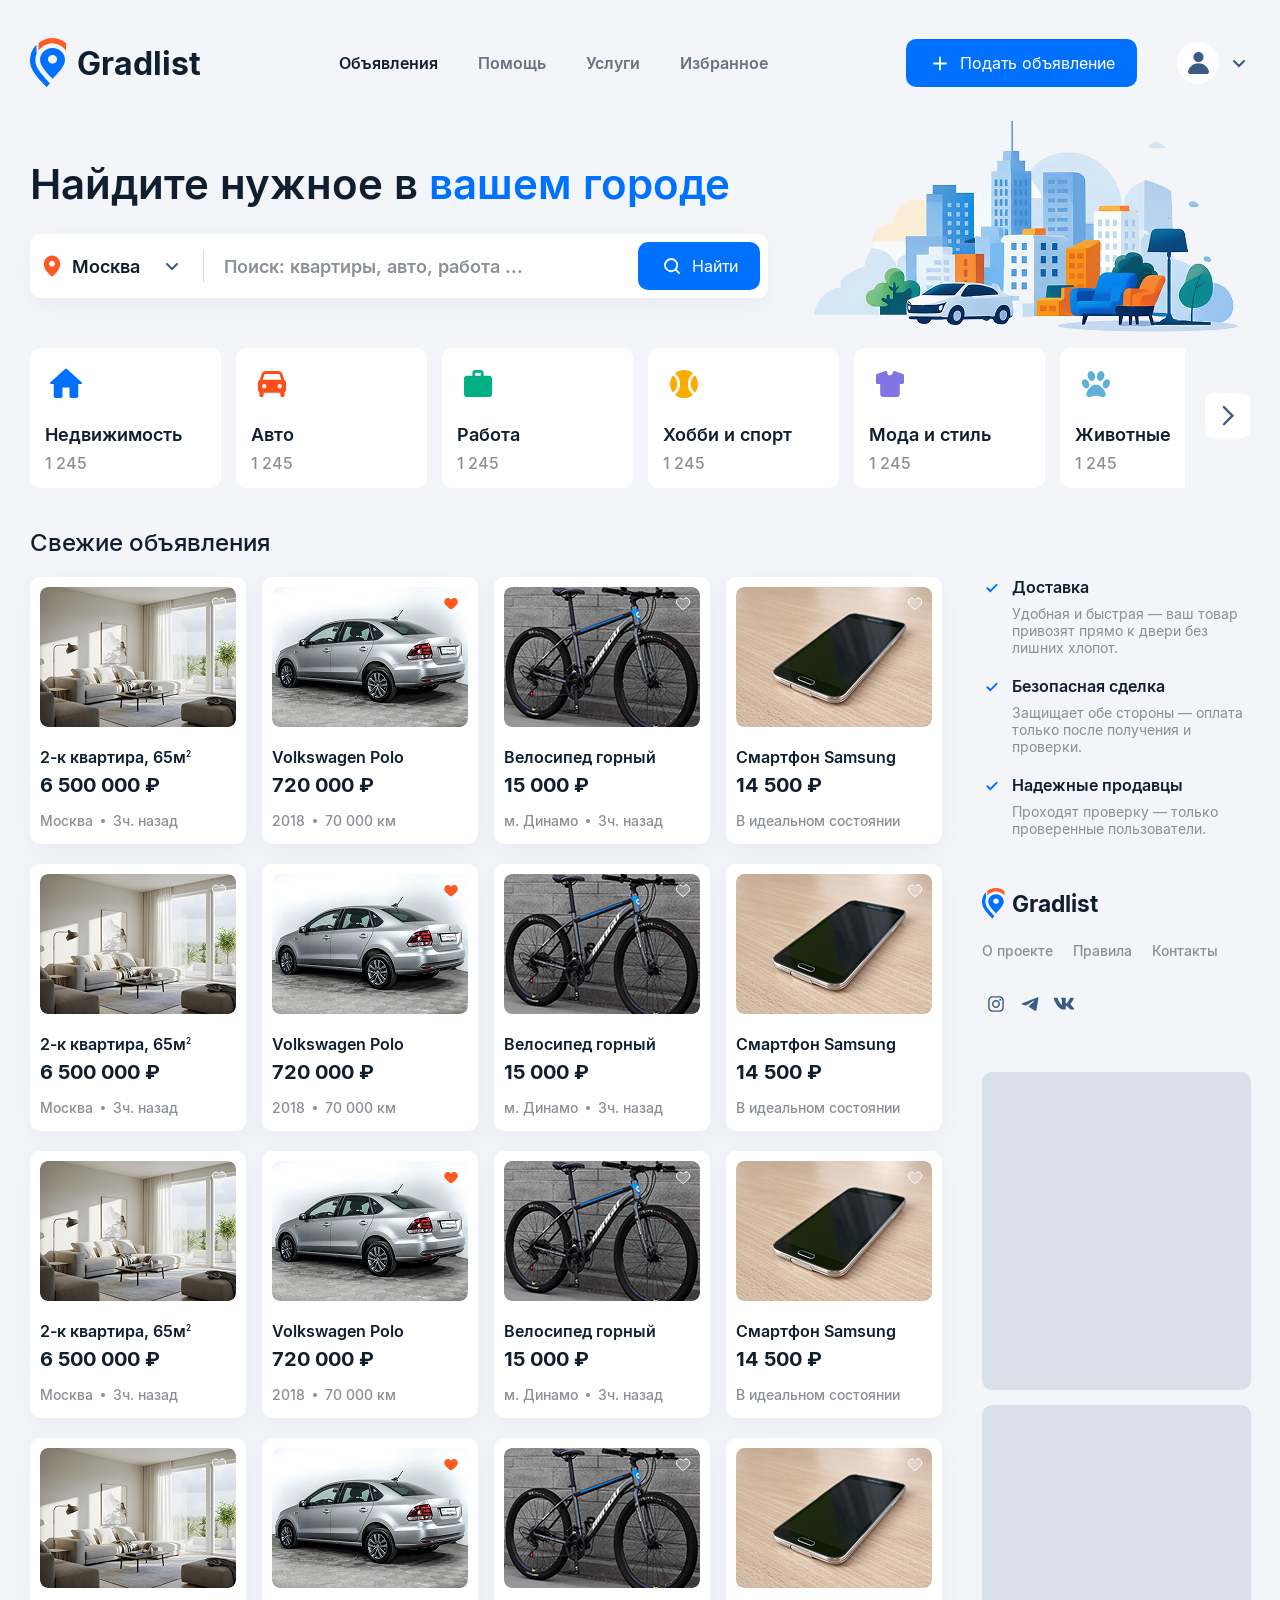
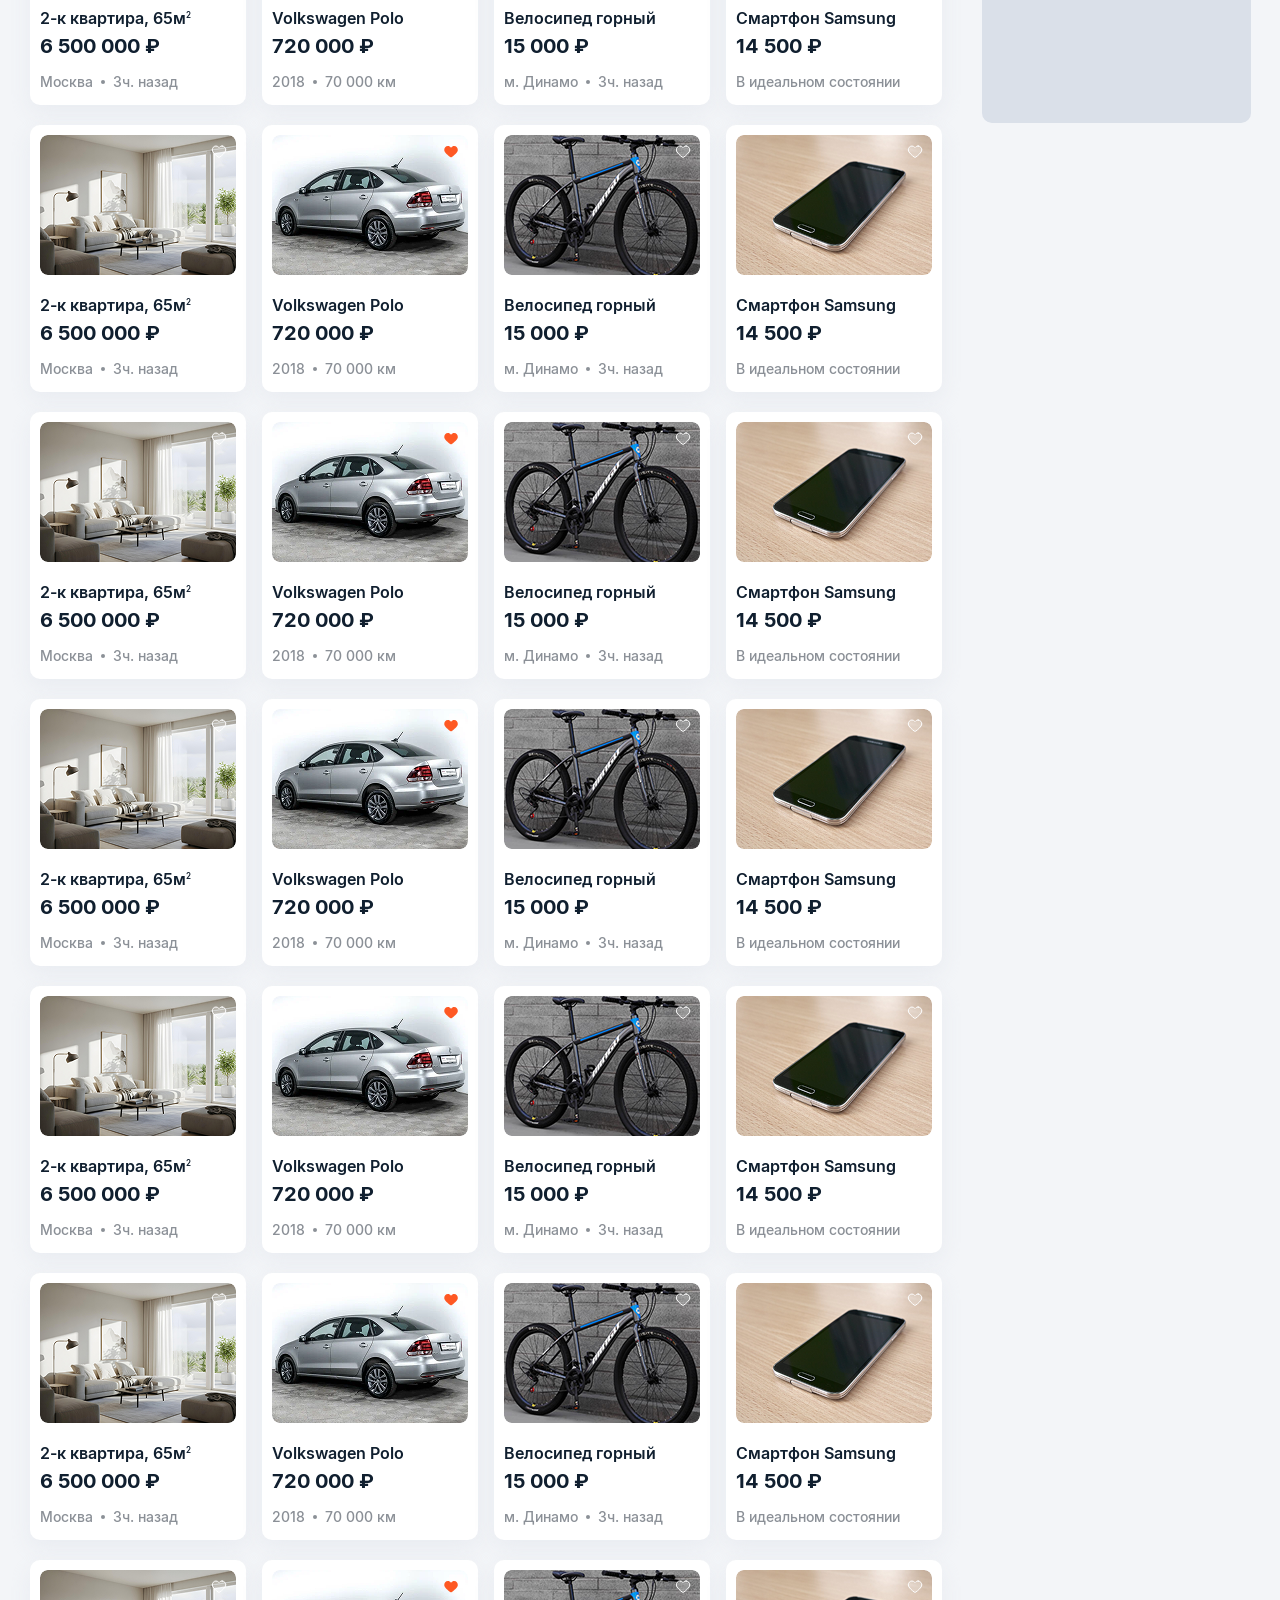
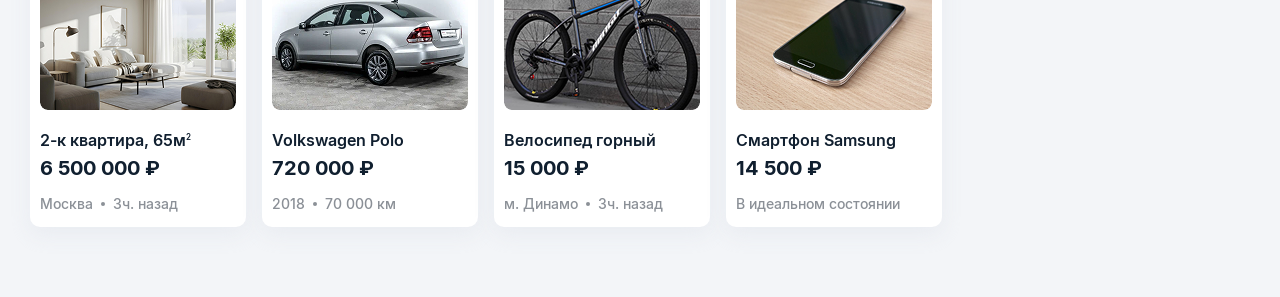
<file: index.html>
<!doctype html>
<html lang="en">
<head>
	<meta charset="UTF-8">
	<meta name="viewport"
	      content="width=device-width, user-scalable=no, initial-scale=1.0, maximum-scale=1.0, minimum-scale=1.0">
	<meta http-equiv="X-UA-Compatible" content="ie=edge">
	<title>Document</title>
	<link rel="stylesheet" href="assets/libs/swiper/swiper.min.css"/>
	<link rel="stylesheet" href="assets/styles/fonts.css"/>
	<link rel="stylesheet" href="assets/styles/reset.css"/>
	<link rel="stylesheet" href="assets/styles/main.css"/>

	<script src="assets/libs/swiper/swiper.min.js" defer></script>
	<script src="assets/scripts/main.js" defer></script>
</head>
<body>

<header class="header">
	<div class="container header__inner">
		<a class="logo">
			<svg class="logo__icon" width="37" height="50">
				<use xlink:href="assets/icons/icons.svg#logo"></use>
			</svg>
			Gradlist
		</a>
		<nav class="header__nav">
			<ul class="header__list">
				<li class="header__list-item">
					<a class="header__link header__link--active" href="#">
						Объявления
					</a>
				</li>
				<li class="header__list-item">
					<a class="header__link" href="#">
						Помощь
					</a>
				</li>
				<li class="header__list-item">
					<a class="header__link" href="#">
						Услуги
					</a>
				</li>
				<li class="header__list-item">
					<a class="header__link" href="#">
						Избранное
					</a>
				</li>
			</ul>
		</nav>
		<button class="button header__button">
			<svg width="24" height="24">
				<use xlink:href="assets/icons/icons.svg#plus"></use>
			</svg>
			<span>
              <span class="header__button-desktop">Подать</span>
			 объявление
			</span>
		</button>
		<div class="header__user">
			<svg width="42" height="42">
				<use xlink:href="assets/icons/icons.svg#person"></use>
			</svg>
			<svg width="24" height="24">
				<use xlink:href="assets/icons/icons.svg#chevron-bottom"></use>
			</svg>
		</div>
		<button class="header__menu-button">
			<svg class="header__hamburger-icon" width="32" height="32">
				<use xlink:href="assets/icons/icons.svg#menu-hamburger"></use>
			</svg>
			<svg class="header__close-icon" width="32" height="32">
				<use xlink:href="assets/icons/icons.svg#close"></use>
			</svg>
		</button>
	</div>
</header>

<div class="menu">
	<nav class="menu__nav">
		<ul class="menu__list">
			<li class="menu__list-item">
				<a class="menu__link menu__link--active" href="#">Объявления</a>
			</li>
			<li class="menu__list-item">
				<a class="menu__link" href="#">Помощь</a>
			</li>
			<li class="menu__list-item">
				<a class="menu__link" href="#">Услуги</a>
			</li>
			<li class="menu__list-item">
				<a class="menu__link" href="#">Избранное</a>
				<div class="menu__line"></div>
			</li>
			<li class="menu__list-item">
				<a class="menu__link" href="#">Личный кабинет
					<svg width="28" height="28">
						<use xlink:href="assets/icons/icons.svg#chevron-right"></use>
					</svg>
				</a>
			</li>
		</ul>
	</nav>
	<nav class="menu__bottom-nav">
		<ul class="menu__bottom-list">
			<li class="menu__bottom-list-item">
				<a class="menu__link" href="#">О проекте</a>
			</li>
			<li class="menu__bottom-list-item">
				<a class="menu__link" href="#">Правила</a>
			</li>
			<li class="menu__bottom-list-item">
				<a class="menu__link" href="#">Контакты</a>
			</li>
		</ul>
		<ul class="menu__socials">
			<li class="menu__social">
				<a class="menu__social-link" href="#">
					<svg width="50" height="50">
						<use xlink:href="assets/icons/icons.svg#inst"></use>
					</svg>
				</a>
			</li>
			<li class="menu__social">
				<a class="menu__social-link" href="#">
					<svg width="50" height="50">
						<use xlink:href="assets/icons/icons.svg#tg"></use>
					</svg>
				</a>
			</li>
			<li class="menu__social">
				<a class="menu__social-link" href="#">
					<svg width="50" height="50">
						<use xlink:href="assets/icons/icons.svg#vk"></use>
					</svg>
				</a>
			</li>
		</ul>
	</nav>
</div>

<main class="main">
	<section class="top">
		<div class="container">
			<div class="top__content">
				<div class="top__wrapper">
					<h1 class="top__title">Найдите нужное в <span>вашем городе</span></h1>
					<form class="top__form">
						<button class="top__location" type="button">
							<svg class="top__location-icon" width="28" height="28">
								<use xlink:href="assets/icons/icons.svg#location"></use>
							</svg>
							<span>Москва</span>
							<svg class="top__location-chevron" width="24" height="24">
								<use xlink:href="assets/icons/icons.svg#chevron-bottom"></use>
							</svg>
						</button>
						<input class="top__input" type="text"/>
						<button class="button top__form-button">
							<svg width="24" height="24">
								<use xlink:href="assets/icons/icons.svg#search"></use>
							</svg>
							<span>
							Найти

							</span>
						</button>
					</form>
				</div>
				<div class="top__image-wrapper">
					<img class="top__image" src="assets/images/top-image.png" alt="img"/>
				</div>
			</div>
		</div>
		<div class="top__slider">
			<button class="top__prev">
				<svg width="48" height="48">
					<use xlink:href="assets/icons/icons.svg#slider-icon"></use>
				</svg>
			</button>
			<div class="top__swiper swiper">
				<div class="swiper-wrapper">
					<div class="swiper-slide">
						<div class="top__slider-item">
							<svg width="42" height="42">
								<use xlink:href="assets/icons/icons.svg#round-home"></use>
							</svg>
							<h5 class="top__item-name">Недвижимость</h5>
							<p class="top__item-value">1 245</p>
						</div>
					</div>
					<div class="swiper-slide">
						<div class="top__slider-item">
							<svg width="42" height="42">
								<use xlink:href="assets/icons/icons.svg#car"></use>
							</svg>
							<h5 class="top__item-name">Авто</h5>
							<p class="top__item-value">1 245</p>
						</div>
					</div>
					<div class="swiper-slide">
						<div class="top__slider-item">
							<svg width="42" height="42">
								<use xlink:href="assets/icons/icons.svg#work"></use>
							</svg>
							<h5 class="top__item-name">Работа</h5>
							<p class="top__item-value">1 245</p>
						</div>
					</div>
					<div class="swiper-slide">
						<div class="top__slider-item">
							<svg width="42" height="42">
								<use xlink:href="assets/icons/icons.svg#hobby-sport"></use>
							</svg>
							<h5 class="top__item-name">Хобби и спорт</h5>
							<p class="top__item-value">1 245</p>
						</div>
					</div>
					<div class="swiper-slide">
						<div class="top__slider-item">
							<svg width="42" height="42">
								<use xlink:href="assets/icons/icons.svg#fashion-style"></use>
							</svg>
							<h5 class="top__item-name">Мода и стиль</h5>
							<p class="top__item-value">1 245</p>
						</div>
					</div>
					<div class="swiper-slide">
						<div class="top__slider-item">
							<svg width="42" height="42">
								<use xlink:href="assets/icons/icons.svg#animal"></use>
							</svg>
							<h5 class="top__item-name">Животные</h5>
							<p class="top__item-value">1 245</p>
						</div>
					</div>
					<div class="swiper-slide">
						<div class="top__slider-item">
							<svg width="42" height="42">
								<use xlink:href="assets/icons/icons.svg#business-services"></use>
							</svg>
							<h5 class="top__item-name">Бизнес и услуги</h5>
							<p class="top__item-value">1 245</p>
						</div>
					</div>
					<div class="swiper-slide">
						<div class="top__slider-item">
							<svg width="42" height="42">
								<use xlink:href="assets/icons/icons.svg#toy"></use>
							</svg>
							<h5 class="top__item-name">Детский мир</h5>
							<p class="top__item-value">1 245</p>
						</div>
					</div>
					<div class="swiper-slide">
						<div class="top__slider-item">
							<svg width="42" height="42">
								<use xlink:href="assets/icons/icons.svg#electronics"></use>
							</svg>
							<h5 class="top__item-name">Электроника</h5>
							<p class="top__item-value">1 245</p>
						</div>
					</div>
					<div class="swiper-slide">
						<div class="top__slider-item">
							<svg width="42" height="42">
								<use xlink:href="assets/icons/icons.svg#spares"></use>
							</svg>
							<h5 class="top__item-name">Запчасти</h5>
							<p class="top__item-value">1 245</p>
						</div>
					</div>
					<div class="swiper-slide">
						<div class="top__slider-item">
							<svg width="42" height="42">
								<use xlink:href="assets/icons/icons.svg#cart"></use>
							</svg>
							<h5 class="top__item-name">Дом и сад</h5>
							<p class="top__item-value">1 245</p>
						</div>
					</div>
				</div>
			</div>
			<button class="top__next">
				<svg width="48" height="48">
					<use xlink:href="assets/icons/icons.svg#slider-icon"></use>
				</svg>
			</button>
			<div class="top__mobile-swiper swiper">
				<div class="swiper-wrapper">
					<div class="swiper-slide">
						<div class="top__slider-item">
							<svg width="42" height="42">
								<use xlink:href="assets/icons/icons.svg#round-home"></use>
							</svg>
							<h5 class="top__item-name">Недвижи-мость</h5>
							<p class="top__item-value">1 245</p>
						</div>
						<div class="top__slider-item">
							<svg width="42" height="42">
								<use xlink:href="assets/icons/icons.svg#work"></use>
							</svg>
							<h5 class="top__item-name">Работа</h5>
							<p class="top__item-value">1 245</p>
						</div>
					</div>
					<div class="swiper-slide">
						<div class="top__slider-item">
							<svg width="42" height="42">
								<use xlink:href="assets/icons/icons.svg#car"></use>
							</svg>
							<h5 class="top__item-name">Авто</h5>
							<p class="top__item-value">1 245</p>
						</div>
						<div class="top__slider-item">
							<svg width="42" height="42">
								<use xlink:href="assets/icons/icons.svg#hobby-sport"></use>
							</svg>
							<h5 class="top__item-name">Хобби и спорт</h5>
							<p class="top__item-value">1 245</p>
						</div>
					</div>
					<div class="swiper-slide">
						<div class="top__slider-item">
							<svg width="42" height="42">
								<use xlink:href="assets/icons/icons.svg#fashion-style"></use>
							</svg>
							<h5 class="top__item-name">Мода <br/> и стиль</h5>
							<p class="top__item-value">1 245</p>
						</div>
						<div class="top__slider-item">
							<svg width="42" height="42">
								<use xlink:href="assets/icons/icons.svg#animal"></use>
							</svg>
							<h5 class="top__item-name">Животные</h5>
							<p class="top__item-value">1 245</p>
						</div>
					</div>
					<div class="swiper-slide">
						<div class="top__slider-item">
							<svg width="42" height="42">
								<use xlink:href="assets/icons/icons.svg#business-services"></use>
							</svg>
							<h5 class="top__item-name">Бизнес и услуги</h5>
							<p class="top__item-value">1 245</p>
						</div>
						<div class="top__slider-item">
							<svg width="42" height="42">
								<use xlink:href="assets/icons/icons.svg#toy"></use>
							</svg>
							<h5 class="top__item-name">Детский мир</h5>
							<p class="top__item-value">1 245</p>
						</div>
					</div>
					<div class="swiper-slide">
						<div class="top__slider-item">
							<svg width="42" height="42">
								<use xlink:href="assets/icons/icons.svg#electronics"></use>
							</svg>
							<h5 class="top__item-name">Электроника</h5>
							<p class="top__item-value">1 245</p>
						</div>
						<div class="top__slider-item">
							<svg width="42" height="42">
								<use xlink:href="assets/icons/icons.svg#spares"></use>
							</svg>
							<h5 class="top__item-name">Запчасти</h5>
							<p class="top__item-value">1 245</p>
						</div>
					</div>
					<div class="swiper-slide">
						<div class="top__slider-item">
							<svg width="42" height="42">
								<use xlink:href="assets/icons/icons.svg#cart"></use>
							</svg>
							<h5 class="top__item-name">Дом и сад</h5>
							<p class="top__item-value">1 245</p>
						</div>
					</div>
				</div>
			</div>
		</div>
	</section>

	<section class="listings">
		<div class="container">
			<h3 class="listings__title">
				Свежие объявления
			</h3>
			<div class="listings__row">
				<div class="listings__items">
					<a class="listings__item" href="#">
						<div class="listings__image-wrapper">
							<img class="listings__image" src="assets/images/listings-img-1.png" alt="img"/>
							<svg class="listings__heart" width="18" height="18">
								<use xlink:href="assets/icons/icons.svg#heart"></use>
							</svg>
						</div>
						<h5 class="listings__item-name">2-к квартира, 65м<sup>2</sup></h5>
						<p class="listings__item-price">
							6 500 000 ₽
						</p>
						<div class="listings__info">
							<span>Москва</span>
							<div class="listings__circle"></div>
							<span>3ч. назад</span>
						</div>
					</a>
					<a class="listings__item" href="#">
						<div class="listings__image-wrapper">
							<img class="listings__image" src="assets/images/listings-img-2.png" alt="img"/>
							<svg class="listings__heart" width="18" height="18">
								<use xlink:href="assets/icons/icons.svg#orange-heart"></use>
							</svg>
						</div>
						<h5 class="listings__item-name">Volkswagen Polo</h5>
						<p class="listings__item-price">
							720 000 ₽
						</p>
						<div class="listings__info">
							<span>2018</span>
							<div class="listings__circle"></div>
							<span>70 000 км</span>
						</div>
					</a>
					<a class="listings__item" href="#">
						<div class="listings__image-wrapper">
							<img class="listings__image" src="assets/images/listings-img-3.png" alt="img"/>
							<svg class="listings__heart" width="18" height="18">
								<use xlink:href="assets/icons/icons.svg#heart"></use>
							</svg>
						</div>
						<h5 class="listings__item-name">Велосипед горный</h5>
						<p class="listings__item-price">
							15 000 ₽
						</p>
						<div class="listings__info">
							<span>м. Динамо</span>
							<div class="listings__circle"></div>
							<span>3ч. назад</span>
						</div>
					</a>
					<a class="listings__item" href="#">
						<div class="listings__image-wrapper">
							<img class="listings__image" src="assets/images/listings-img-4.png" alt="img"/>
							<svg class="listings__heart" width="18" height="18">
								<use xlink:href="assets/icons/icons.svg#heart"></use>
							</svg>
						</div>
						<h5 class="listings__item-name">Смартфон Samsung</h5>
						<p class="listings__item-price">
							14 500 ₽
						</p>
						<div class="listings__info">
							<span>В идеальном состоянии</span>
						</div>
					</a>
					<a class="listings__item" href="#">
						<div class="listings__image-wrapper">
							<img class="listings__image" src="assets/images/listings-img-1.png" alt="img"/>
							<svg class="listings__heart" width="18" height="18">
								<use xlink:href="assets/icons/icons.svg#heart"></use>
							</svg>
						</div>
						<h5 class="listings__item-name">2-к квартира, 65м<sup>2</sup></h5>
						<p class="listings__item-price">
							6 500 000 ₽
						</p>
						<div class="listings__info">
							<span>Москва</span>
							<div class="listings__circle"></div>
							<span>3ч. назад</span>
						</div>
					</a>
					<a class="listings__item" href="#">
						<div class="listings__image-wrapper">
							<img class="listings__image" src="assets/images/listings-img-2.png" alt="img"/>
							<svg class="listings__heart" width="18" height="18">
								<use xlink:href="assets/icons/icons.svg#orange-heart"></use>
							</svg>
						</div>
						<h5 class="listings__item-name">Volkswagen Polo</h5>
						<p class="listings__item-price">
							720 000 ₽
						</p>
						<div class="listings__info">
							<span>2018</span>
							<div class="listings__circle"></div>
							<span>70 000 км</span>
						</div>
					</a>
					<a class="listings__item" href="#">
						<div class="listings__image-wrapper">
							<img class="listings__image" src="assets/images/listings-img-3.png" alt="img"/>
							<svg class="listings__heart" width="18" height="18">
								<use xlink:href="assets/icons/icons.svg#heart"></use>
							</svg>
						</div>
						<h5 class="listings__item-name">Велосипед горный</h5>
						<p class="listings__item-price">
							15 000 ₽
						</p>
						<div class="listings__info">
							<span>м. Динамо</span>
							<div class="listings__circle"></div>
							<span>3ч. назад</span>
						</div>
					</a>
					<a class="listings__item" href="#">
						<div class="listings__image-wrapper">
							<img class="listings__image" src="assets/images/listings-img-4.png" alt="img"/>
							<svg class="listings__heart" width="18" height="18">
								<use xlink:href="assets/icons/icons.svg#heart"></use>
							</svg>
						</div>
						<h5 class="listings__item-name">Смартфон Samsung</h5>
						<p class="listings__item-price">
							14 500 ₽
						</p>
						<div class="listings__info">
							<span>В идеальном состоянии</span>
						</div>
					</a>
					<a class="listings__item" href="#">
						<div class="listings__image-wrapper">
							<img class="listings__image" src="assets/images/listings-img-1.png" alt="img"/>
							<svg class="listings__heart" width="18" height="18">
								<use xlink:href="assets/icons/icons.svg#heart"></use>
							</svg>
						</div>
						<h5 class="listings__item-name">2-к квартира, 65м<sup>2</sup></h5>
						<p class="listings__item-price">
							6 500 000 ₽
						</p>
						<div class="listings__info">
							<span>Москва</span>
							<div class="listings__circle"></div>
							<span>3ч. назад</span>
						</div>
					</a>
					<a class="listings__item" href="#">
						<div class="listings__image-wrapper">
							<img class="listings__image" src="assets/images/listings-img-2.png" alt="img"/>
							<svg class="listings__heart" width="18" height="18">
								<use xlink:href="assets/icons/icons.svg#orange-heart"></use>
							</svg>
						</div>
						<h5 class="listings__item-name">Volkswagen Polo</h5>
						<p class="listings__item-price">
							720 000 ₽
						</p>
						<div class="listings__info">
							<span>2018</span>
							<div class="listings__circle"></div>
							<span>70 000 км</span>
						</div>
					</a>
					<a class="listings__item" href="#">
						<div class="listings__image-wrapper">
							<img class="listings__image" src="assets/images/listings-img-3.png" alt="img"/>
							<svg class="listings__heart" width="18" height="18">
								<use xlink:href="assets/icons/icons.svg#heart"></use>
							</svg>
						</div>
						<h5 class="listings__item-name">Велосипед горный</h5>
						<p class="listings__item-price">
							15 000 ₽
						</p>
						<div class="listings__info">
							<span>м. Динамо</span>
							<div class="listings__circle"></div>
							<span>3ч. назад</span>
						</div>
					</a>
					<a class="listings__item" href="#">
						<div class="listings__image-wrapper">
							<img class="listings__image" src="assets/images/listings-img-4.png" alt="img"/>
							<svg class="listings__heart" width="18" height="18">
								<use xlink:href="assets/icons/icons.svg#heart"></use>
							</svg>
						</div>
						<h5 class="listings__item-name">Смартфон Samsung</h5>
						<p class="listings__item-price">
							14 500 ₽
						</p>
						<div class="listings__info">
							<span>В идеальном состоянии</span>
						</div>
					</a>
					<a class="listings__item" href="#">
						<div class="listings__image-wrapper">
							<img class="listings__image" src="assets/images/listings-img-1.png" alt="img"/>
							<svg class="listings__heart" width="18" height="18">
								<use xlink:href="assets/icons/icons.svg#heart"></use>
							</svg>
						</div>
						<h5 class="listings__item-name">2-к квартира, 65м<sup>2</sup></h5>
						<p class="listings__item-price">
							6 500 000 ₽
						</p>
						<div class="listings__info">
							<span>Москва</span>
							<div class="listings__circle"></div>
							<span>3ч. назад</span>
						</div>
					</a>
					<a class="listings__item" href="#">
						<div class="listings__image-wrapper">
							<img class="listings__image" src="assets/images/listings-img-2.png" alt="img"/>
							<svg class="listings__heart" width="18" height="18">
								<use xlink:href="assets/icons/icons.svg#orange-heart"></use>
							</svg>
						</div>
						<h5 class="listings__item-name">Volkswagen Polo</h5>
						<p class="listings__item-price">
							720 000 ₽
						</p>
						<div class="listings__info">
							<span>2018</span>
							<div class="listings__circle"></div>
							<span>70 000 км</span>
						</div>
					</a>
					<a class="listings__item" href="#">
						<div class="listings__image-wrapper">
							<img class="listings__image" src="assets/images/listings-img-3.png" alt="img"/>
							<svg class="listings__heart" width="18" height="18">
								<use xlink:href="assets/icons/icons.svg#heart"></use>
							</svg>
						</div>
						<h5 class="listings__item-name">Велосипед горный</h5>
						<p class="listings__item-price">
							15 000 ₽
						</p>
						<div class="listings__info">
							<span>м. Динамо</span>
							<div class="listings__circle"></div>
							<span>3ч. назад</span>
						</div>
					</a>
					<a class="listings__item" href="#">
						<div class="listings__image-wrapper">
							<img class="listings__image" src="assets/images/listings-img-4.png" alt="img"/>
							<svg class="listings__heart" width="18" height="18">
								<use xlink:href="assets/icons/icons.svg#heart"></use>
							</svg>
						</div>
						<h5 class="listings__item-name">Смартфон Samsung</h5>
						<p class="listings__item-price">
							14 500 ₽
						</p>
						<div class="listings__info">
							<span>В идеальном состоянии</span>
						</div>
					</a>
					<a class="listings__item" href="#">
						<div class="listings__image-wrapper">
							<img class="listings__image" src="assets/images/listings-img-1.png" alt="img"/>
							<svg class="listings__heart" width="18" height="18">
								<use xlink:href="assets/icons/icons.svg#heart"></use>
							</svg>
						</div>
						<h5 class="listings__item-name">2-к квартира, 65м<sup>2</sup></h5>
						<p class="listings__item-price">
							6 500 000 ₽
						</p>
						<div class="listings__info">
							<span>Москва</span>
							<div class="listings__circle"></div>
							<span>3ч. назад</span>
						</div>
					</a>
					<a class="listings__item" href="#">
						<div class="listings__image-wrapper">
							<img class="listings__image" src="assets/images/listings-img-2.png" alt="img"/>
							<svg class="listings__heart" width="18" height="18">
								<use xlink:href="assets/icons/icons.svg#orange-heart"></use>
							</svg>
						</div>
						<h5 class="listings__item-name">Volkswagen Polo</h5>
						<p class="listings__item-price">
							720 000 ₽
						</p>
						<div class="listings__info">
							<span>2018</span>
							<div class="listings__circle"></div>
							<span>70 000 км</span>
						</div>
					</a>
					<a class="listings__item" href="#">
						<div class="listings__image-wrapper">
							<img class="listings__image" src="assets/images/listings-img-3.png" alt="img"/>
							<svg class="listings__heart" width="18" height="18">
								<use xlink:href="assets/icons/icons.svg#heart"></use>
							</svg>
						</div>
						<h5 class="listings__item-name">Велосипед горный</h5>
						<p class="listings__item-price">
							15 000 ₽
						</p>
						<div class="listings__info">
							<span>м. Динамо</span>
							<div class="listings__circle"></div>
							<span>3ч. назад</span>
						</div>
					</a>
					<a class="listings__item" href="#">
						<div class="listings__image-wrapper">
							<img class="listings__image" src="assets/images/listings-img-4.png" alt="img"/>
							<svg class="listings__heart" width="18" height="18">
								<use xlink:href="assets/icons/icons.svg#heart"></use>
							</svg>
						</div>
						<h5 class="listings__item-name">Смартфон Samsung</h5>
						<p class="listings__item-price">
							14 500 ₽
						</p>
						<div class="listings__info">
							<span>В идеальном состоянии</span>
						</div>
					</a>
					<a class="listings__item" href="#">
						<div class="listings__image-wrapper">
							<img class="listings__image" src="assets/images/listings-img-1.png" alt="img"/>
							<svg class="listings__heart" width="18" height="18">
								<use xlink:href="assets/icons/icons.svg#heart"></use>
							</svg>
						</div>
						<h5 class="listings__item-name">2-к квартира, 65м<sup>2</sup></h5>
						<p class="listings__item-price">
							6 500 000 ₽
						</p>
						<div class="listings__info">
							<span>Москва</span>
							<div class="listings__circle"></div>
							<span>3ч. назад</span>
						</div>
					</a>
					<a class="listings__item" href="#">
						<div class="listings__image-wrapper">
							<img class="listings__image" src="assets/images/listings-img-2.png" alt="img"/>
							<svg class="listings__heart" width="18" height="18">
								<use xlink:href="assets/icons/icons.svg#orange-heart"></use>
							</svg>
						</div>
						<h5 class="listings__item-name">Volkswagen Polo</h5>
						<p class="listings__item-price">
							720 000 ₽
						</p>
						<div class="listings__info">
							<span>2018</span>
							<div class="listings__circle"></div>
							<span>70 000 км</span>
						</div>
					</a>
					<a class="listings__item" href="#">
						<div class="listings__image-wrapper">
							<img class="listings__image" src="assets/images/listings-img-3.png" alt="img"/>
							<svg class="listings__heart" width="18" height="18">
								<use xlink:href="assets/icons/icons.svg#heart"></use>
							</svg>
						</div>
						<h5 class="listings__item-name">Велосипед горный</h5>
						<p class="listings__item-price">
							15 000 ₽
						</p>
						<div class="listings__info">
							<span>м. Динамо</span>
							<div class="listings__circle"></div>
							<span>3ч. назад</span>
						</div>
					</a>
					<a class="listings__item" href="#">
						<div class="listings__image-wrapper">
							<img class="listings__image" src="assets/images/listings-img-4.png" alt="img"/>
							<svg class="listings__heart" width="18" height="18">
								<use xlink:href="assets/icons/icons.svg#heart"></use>
							</svg>
						</div>
						<h5 class="listings__item-name">Смартфон Samsung</h5>
						<p class="listings__item-price">
							14 500 ₽
						</p>
						<div class="listings__info">
							<span>В идеальном состоянии</span>
						</div>
					</a>
				</div>
				<div class="listings__right">
					<ul class="listings__list">
						<li class="listings__list-item">
							<svg width="20" height="20">
								<use xlink:href="assets/icons/icons.svg#blue-check"></use>
							</svg>
							<div class="listings__list-wrapper">
								<h5 class="listings__list-item-name">Доставка</h5>
								<p class="listings__list-item-text">
									Удобная и быстрая — ваш товар привозят прямо к двери без лишних хлопот.
								</p>
							</div>
						</li>
						<li class="listings__list-item">
							<svg width="20" height="20">
								<use xlink:href="assets/icons/icons.svg#blue-check"></use>
							</svg>
							<div class="listings__list-wrapper">
								<h5 class="listings__list-item-name">Безопасная сделка</h5>
								<p class="listings__list-item-text">
									Защищает обе стороны — оплата только после получения и проверки. </p>
							</div>
						</li>
						<li class="listings__list-item">
							<svg width="20" height="20">
								<use xlink:href="assets/icons/icons.svg#blue-check"></use>
							</svg>
							<div class="listings__list-wrapper">
								<h5 class="listings__list-item-name">Надежные продавцы</h5>
								<p class="listings__list-item-text">
									Проходят проверку — только проверенные пользователи. </p>
							</div>
						</li>
					</ul>
					<div class="listings__wrapper">
						<div class="logo listings__logo">
							<svg width="23" height="33">
								<use xlink:href="assets/icons/icons.svg#logo"></use>
							</svg>
							Gradlist
						</div>
						<nav class="listings__nav">
							<ul class="listings__nav-list">
								<li class="listings__nav-item">
									<a class="listings__link" href="#">О проекте</a>
								</li>
								<li class="listings__nav-item">
									<a class="listings__link" href="#">Правила</a>
								</li>
								<li class="listings__nav-item">
									<a class="listings__link" href="#">Контакты</a>
								</li>
							</ul>
							<ul class="listings__socials">
								<li class="listings__social">
									<a class="listings__social-link" href="#">
										<svg width="28" height="28">
											<use xlink:href="assets/icons/icons.svg#inst"></use>
										</svg>
									</a>
								</li>
								<li class="listings__social">
									<a class="listings__social-link" href="#">
										<svg width="28" height="28">
											<use xlink:href="assets/icons/icons.svg#tg"></use>
										</svg>
									</a>
								</li>
								<li class="listings__social">
									<a class="listings__social-link" href="#">
										<svg width="28" height="28">
											<use xlink:href="assets/icons/icons.svg#vk"></use>
										</svg>
									</a>
								</li>
							</ul>

						</nav>
					</div>
					<div class="listings__blocks">
						<div class="listings__block"></div>
						<div class="listings__block"></div>
					</div>
				</div>
			</div>
		</div>
	</section>
</main>

</body>
</html>
</file>
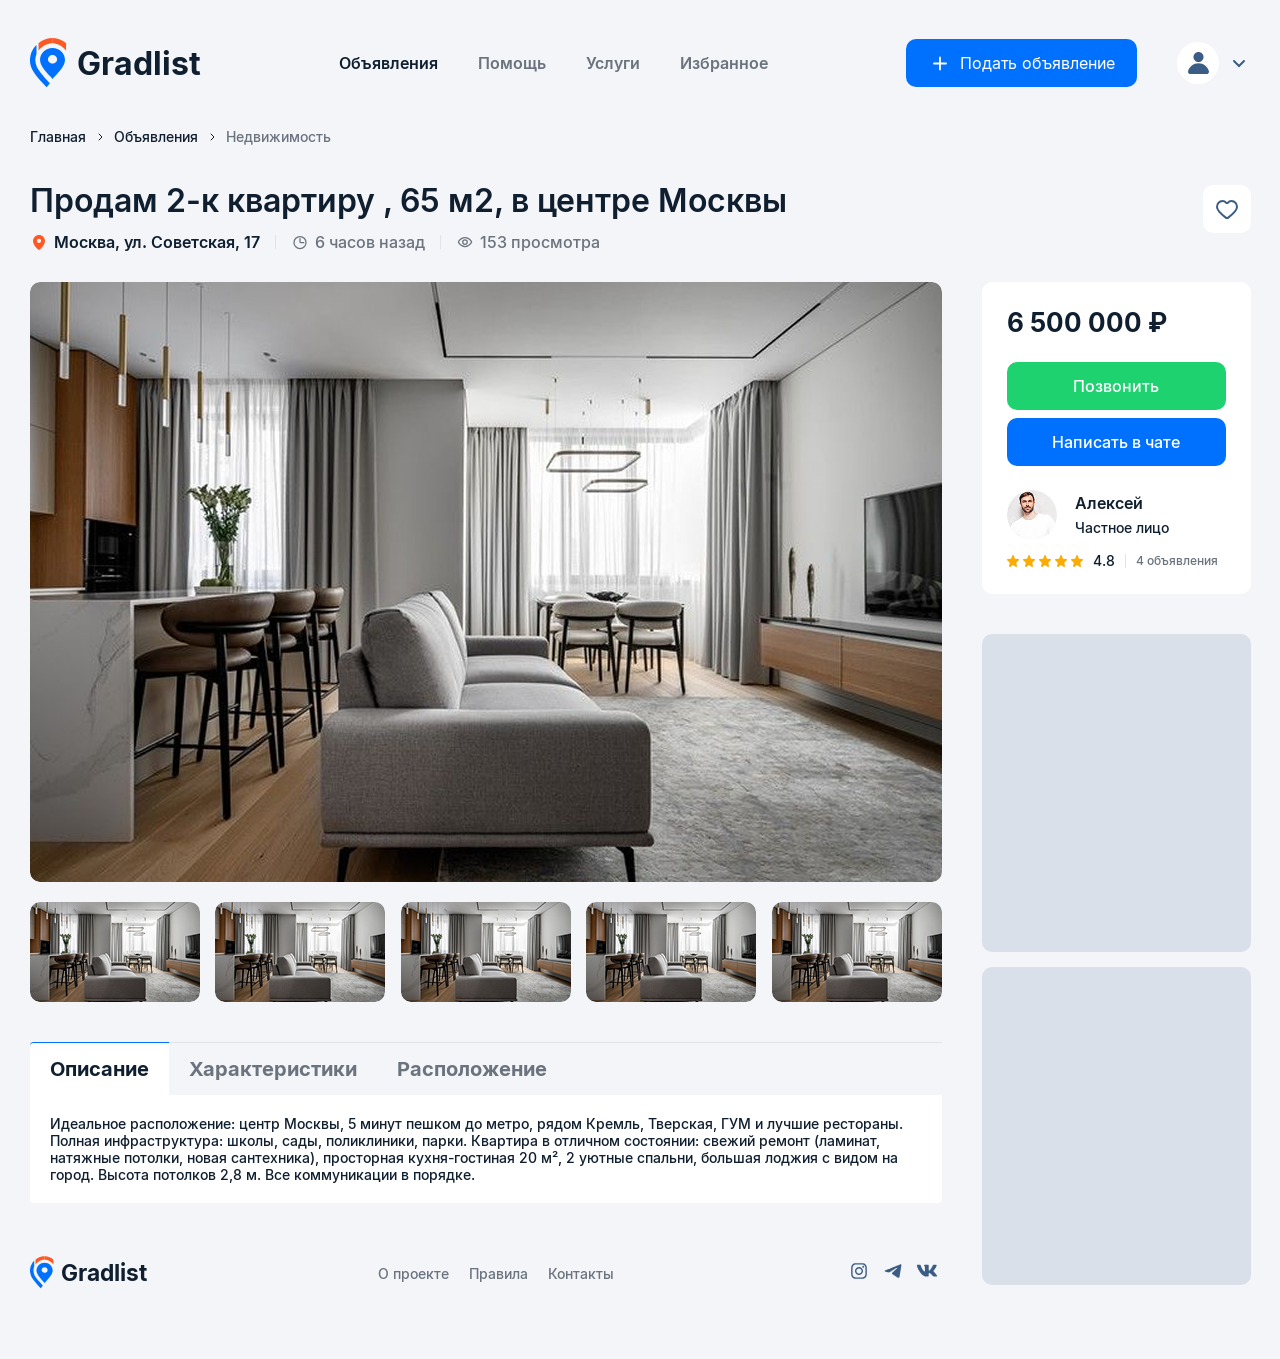
<file: product.html>
<!doctype html>
<html lang="en">
<head>
	<meta charset="UTF-8">
	<meta name="viewport" content="width=device-width, user-scalable=no, initial-scale=1.0, maximum-scale=1.0, minimum-scale=1.0">
	<meta http-equiv="X-UA-Compatible" content="ie=edge">
	<title>Document</title>
	<link rel="stylesheet" href="assets/libs/swiper/swiper.min.css" />
	<link rel="stylesheet" href="assets/styles/fonts.css" />
	<link rel="stylesheet" href="assets/styles/reset.css" />
	<link rel="stylesheet" href="assets/styles/main.css" />
	<script src="assets/libs/swiper/swiper.min.js" defer></script>
	<script src="assets/scripts/main.js" defer></script>
</head>
<body>
<header class="header">
	<div class="container header__inner"><a class="logo" href="#"><svg class="logo__icon" width="37" height="50">
		<use xlink:href="assets/icons/icons.svg#logo"></use>
	</svg> Gradlist </a>
		<nav class="header__nav">
			<ul class="header__list">
				<li class="header__list-item"><a class="header__link header__link--active" href="#"> Объявления </a></li>
				<li class="header__list-item"><a class="header__link" href="#"> Помощь </a></li>
				<li class="header__list-item"><a class="header__link" href="#"> Услуги </a></li>
				<li class="header__list-item"><a class="header__link" href="#"> Избранное </a></li>
			</ul>
		</nav><button class="button header__button"><svg width="24" height="24">
			<use xlink:href="assets/icons/icons.svg#plus"></use>
		</svg><span><span class="header__button-desktop">Подать</span> объявление </span></button>
		<div class="header__user"><svg width="42" height="42">
			<use xlink:href="assets/icons/icons.svg#person"></use>
		</svg><svg width="24" height="24">
			<use xlink:href="assets/icons/icons.svg#chevron-bottom"></use>
		</svg></div><button class="header__menu-button"><svg class="header__hamburger-icon" width="32" height="32">
			<use xlink:href="assets/icons/icons.svg#menu-hamburger"></use>
		</svg><svg class="header__close-icon" width="32" height="32">
			<use xlink:href="assets/icons/icons.svg#close"></use>
		</svg></button>
	</div>
</header>
<div class="menu">
	<nav class="menu__nav">
		<ul class="menu__list">
			<li class="menu__list-item"><a class="menu__link menu__link--active" href="#">Объявления</a></li>
			<li class="menu__list-item"><a class="menu__link" href="#">Помощь</a></li>
			<li class="menu__list-item"><a class="menu__link" href="#">Услуги</a></li>
			<li class="menu__list-item"><a class="menu__link" href="#">Избранное</a>
				<div class="menu__line"></div>
			</li>
			<li class="menu__list-item"><a class="menu__link" href="#">Личный кабинет <svg width="28" height="28">
				<use xlink:href="assets/icons/icons.svg#chevron-right"></use>
			</svg></a></li>
		</ul>
	</nav>
	<nav class="menu__bottom-nav">
		<ul class="menu__bottom-list">
			<li class="menu__bottom-list-item"><a class="menu__link" href="#">О проекте</a></li>
			<li class="menu__bottom-list-item"><a class="menu__link" href="#">Правила</a></li>
			<li class="menu__bottom-list-item"><a class="menu__link" href="#">Контакты</a></li>
		</ul>
		<ul class="menu__socials">
			<li class="menu__social"><a class="menu__social-link" href="#"><svg width="50" height="50">
				<use xlink:href="assets/icons/icons.svg#inst"></use>
			</svg></a></li>
			<li class="menu__social"><a class="menu__social-link" href="#"><svg width="50" height="50">
				<use xlink:href="assets/icons/icons.svg#tg"></use>
			</svg></a></li>
			<li class="menu__social"><a class="menu__social-link" href="#"><svg width="50" height="50">
				<use xlink:href="assets/icons/icons.svg#vk"></use>
			</svg></a></li>
		</ul>
	</nav>
</div>
<main class="main">
	<div class="breadcrumbs">
		<div class="container breadcrumbs__inner"><a class="breadcrumbs__link" href="#">Главная</a><svg width="12" height="12">
			<use xlink:href="assets/icons/icons.svg#breadcrumbs-icon"></use>
		</svg><a class="breadcrumbs__link" href="#">Объявления</a><svg width="12" height="12">
			<use xlink:href="assets/icons/icons.svg#breadcrumbs-icon"></use>
		</svg><a class="breadcrumbs__link breadcrumbs__link--active" href="#">Недвижимость</a></div>
	</div>
	<section class="product">
		<div class="container product__inner">
			<div class="product__top">
				<div class="product__top-wrapper">
					<h2 class="product__title"> Продам 2-к квартиру , 65 м2, в центре Москвы </h2>
					<div class="product__meta">
						<div class="product__meta-item product__location"><svg width="18" height="18">
							<use xlink:href="assets/icons/icons.svg#product-location"></use>
						</svg> Москва, ул. Советская, 17 </div>
						<div class="product__line"></div>
						<div class="product__meta-item"><svg width="18" height="18">
							<use xlink:href="assets/icons/icons.svg#time-clock"></use>
						</svg> 6 часов назад </div>
						<div class="product__line"></div>
						<div class="product__meta-item"><svg width="18" height="18">
							<use xlink:href="assets/icons/icons.svg#eye"></use>
						</svg> 153 просмотра </div>
					</div>
				</div><button class="product__button"><svg width="22" height="19">
				<use xlink:href="assets/icons/icons.svg#product-heart"></use>
			</svg></button>
			</div>
			<div class="product__slider">
				<div class="product__main-swiper swiper">
					<div class="swiper-wrapper">
						<div class="swiper-slide"><img class="product__main-img" src="assets/images/product-main.png" alt="main-product-img" /></div>
						<div class="swiper-slide"><img class="product__main-img" src="assets/images/product-main.png" alt="main-product-img" /></div>
						<div class="swiper-slide"><img class="product__main-img" src="assets/images/product-main.png" alt="main-product-img" /></div>
						<div class="swiper-slide"><img class="product__main-img" src="assets/images/product-main.png" alt="main-product-img" /></div>
						<div class="swiper-slide"><img class="product__main-img" src="assets/images/product-main.png" alt="main-product-img" /></div>
						<div class="swiper-slide"><img class="product__main-img" src="assets/images/product-main.png" alt="main-product-img" /></div>
						<div class="swiper-slide"><img class="product__main-img" src="assets/images/product-main.png" alt="main-product-img" /></div>
					</div><button class="product__slider-prev product__slider-button"><svg width="48" height="48">
					<use xlink:href="assets/icons/icons.svg#slider-icon"></use>
				</svg></button><button class="product__slider-next product__slider-button"><svg width="48" height="48">
					<use xlink:href="assets/icons/icons.svg#slider-icon"></use>
				</svg></button>
				</div>
				<div class="product__swiper swiper">
					<div class="swiper-wrapper">
						<div class="swiper-slide product__slide-item"><img class="product__img" src="assets/images/product.png" alt="product-img" /></div>
						<div class="swiper-slide product__slide-item"><img class="product__img" src="assets/images/product.png" alt="product-img" /></div>
						<div class="swiper-slide product__slide-item"><img class="product__img" src="assets/images/product.png" alt="product-img" /></div>
						<div class="swiper-slide product__slide-item"><img class="product__img" src="assets/images/product.png" alt="product-img" /></div>
						<div class="swiper-slide product__slide-item"><img class="product__img" src="assets/images/product.png" alt="product-img" /></div>
						<div class="swiper-slide product__slide-item"><img class="product__img" src="assets/images/product.png" alt="product-img" /></div>
						<div class="swiper-slide product__slide-item"><img class="product__img" src="assets/images/product.png" alt="product-img" /></div>
					</div>
				</div>
			</div>
			<div class="product__info tabs">
				<div class="product__tabs-buttons"><button class="tabs__button product__tabs-button" data-index="1">Описание</button><button class="tabs__button product__tabs-button" data-index="2">Характеристики</button><button class="tabs__button product__tabs-button" data-index="3">Расположение</button></div>
				<div class="tabs__item product__tabs-item" data-index="1">
					<p class="product__text"> Идеальное расположение: центр Москвы, 5 минут пешком до метро, рядом Кремль, Тверская, ГУМ и лучшие рестораны. Полная инфраструктура: школы, сады, поликлиники, парки. Квартира в отличном состоянии: свежий ремонт (ламинат, натяжные потолки, новая сантехника), просторная кухня-гостиная 20 м², 2 уютные спальни, большая лоджия с видом на город. Высота потолков 2,8 м. Все коммуникации в порядке. </p>
				</div>
				<div class="tabs__item product__tabs-item" data-index="2">
					<ul class="product__list">
						<li class="product__list-item"> Количество комнат: <span>2</span></li>
						<li class="product__list-item"> Тип комнат: <span>смежные</span></li>
						<li class="product__list-item"> Общая площадь: <span>41.3 м²</span></li>
						<li class="product__list-item"> Санузел: <span>совмещенный</span></li>
						<li class="product__list-item"> Площадь кухни: <span>6 м²</span></li>
						<li class="product__list-item"> Окна: <span>на улицу, на солнечную сторону</span></li>
						<li class="product__list-item"> Жилая площадь: <span>29 м²</span></li>
						<li class="product__list-item"> Ремонт: <span>дизайнерский</span></li>
						<li class="product__list-item"> Этаж: <span>2 из 5</span></li>
						<li class="product__list-item"> Мебель: <span>кухня, хранение одежды, спальные места</span></li>
						<li class="product__list-item"> Дополнительно: <span>гардеробная</span></li>
						<li class="product__list-item"> Способ продажи: <span>свободная</span></li>
					</ul>
				</div>
				<div class="tabs__item product__tabs-item" data-index="3"><img class="product__map" alt="map" src="assets/images/map.png" /></div>
			</div>
			<footer class="footer"><a class="logo footer__logo"><svg class="logo__icon" width="24" height="33">
				<use xlink:href="assets/icons/icons.svg#logo"></use>
			</svg> Gradlist </a>
				<nav class="footer__nav">
					<ul class="footer__list">
						<li class="footer__item"><a class="footer__link" href="#">О проекте</a></li>
						<li class="footer__item"><a class="footer__link" href="#">Правила</a></li>
						<li class="footer__item"><a class="footer__link" href="#">Контакты</a></li>
					</ul>
				</nav>
				<nav class="footer__nav">
					<ul class="footer__socials-list">
						<li class="footer__socials-list"><a class="footer__socials-link" href="#"><svg width="28" height="28">
							<use xlink:href="assets/icons/icons.svg#inst"></use>
						</svg></a></li>
						<li class="footer__socials-list"><a class="footer__socials-link" href="#"><svg width="28" height="28">
							<use xlink:href="assets/icons/icons.svg#tg"></use>
						</svg></a></li>
						<li class="footer__socials-list"><a class="footer__socials-link" href="#"><svg width="28" height="28">
							<use xlink:href="assets/icons/icons.svg#vk"></use>
						</svg></a></li>
					</ul>
				</nav>
			</footer>
			<div class="product__right">
				<div class="product__box">
					<p class="product__price"> 6 500 000 ₽ </p>
					<div class="product__buttons"><button class="button button--green product__contact-button">Позвонить</button><button class="button product__contact-button">Написать в чате</button></div>
					<div class="product__box-bottom">
						<div class="product__salesman"><img class="product__salesman-img" src="assets/images/salesman-img.png" alt="salesman" />
							<div class="product__salesman-wrapper">
								<p class="product__salesman-name"> Алексей </p><span class="product__salesman-position">Частное лицо</span>
							</div>
						</div>
						<div class="product__box-flex">
							<div class="product__rating">
								<div class="product__stars"><svg width="12" height="12">
									<use xlink:href="assets/icons/icons.svg#star"></use>
								</svg><svg width="12" height="12">
									<use xlink:href="assets/icons/icons.svg#star"></use>
								</svg><svg width="12" height="12">
									<use xlink:href="assets/icons/icons.svg#star"></use>
								</svg><svg width="12" height="12">
									<use xlink:href="assets/icons/icons.svg#star"></use>
								</svg><svg width="12" height="12">
									<use xlink:href="assets/icons/icons.svg#star"></use>
								</svg></div><span>4.8</span>
							</div>
							<div class="product__line"></div><span class="product__advertisement">4 объявления</span>
						</div>
					</div>
				</div>
				<div class="product__blocks">
					<div class="listings__block"></div>
					<div class="listings__block"></div>
				</div>
			</div>
		</div>
	</section>
</main>
</body>
</html>
</file>
<file: assets/styles/fonts.css>
@font-face {
    src: url("../fonts/Inter/Inter-Regular.ttf");
    font-family: 'Inter';
    font-style: normal;
    font-weight: 400;
}

@font-face {
    src: url("../fonts/Inter/Inter-Medium.ttf");
    font-family: 'Inter';
    font-style: normal;
    font-weight: 500;
}

@font-face {
    src: url("../fonts/Inter/Inter-SemiBold.ttf");
    font-family: 'Inter';
    font-style: normal;
    font-weight: 600;
}

@font-face {
    src: url("../fonts/Inter/Inter-Bold.ttf");
    font-family: 'Inter';
    font-style: normal;
    font-weight: 700;
}
</file>
<file: assets/styles/main.css>
:root {
    --page-bg: #f3f5f8;
    --primary-color: #101f2f;
    --secondary-color: #8b9097;
    --gray-color-1: #6b737e;
    --blue-color: #0071fe;
    --white-color: #ffffff;
}

body {
    background-color: var(--page-bg);
    font-family: "Inter", sans-serif;
    font-weight: 500;
    color: var(--primary-color);
}

svg {
    flex-shrink: 0;
}

.body-overflow {
    height: 100dvh;
    max-height: 100dvh;
    overflow: hidden;
}

.container {
    max-width: 1269px;
    padding: 0 24px;
    margin: 0 auto;
}

.main {
    padding-bottom: 70px;
}

.header {
    padding-top: 38px;
}

.header__inner {
    display: flex;
    align-items: center;
    gap: 40px;
}

.header__nav {
    margin: 0 auto;
}

.header__list {
    display: flex;
    gap: 40px;
}

.header__link {
    font-weight: 600;
    color: var(--gray-color-1);
}

.header__link--active {
    color: var(--primary-color);
}

.button {
    display: flex;
    align-items: center;
    gap: 8px;
    padding: 12px 22px;
    background-color: var(--blue-color);
    color: var(--white-color);
    border-radius: 10px;
}

.button--green {
    background: #1fd270;
}

.header__user {
    display: flex;
    align-items: center;
    gap: 8px;
    --chevron-color: #3b5c84;
}

.header__menu-button,
.header__close-icon {
    display: none;
}

.logo {
    display: flex;
    align-items: center;
    gap: 10px;
    font-weight: 700;
    font-size: 32px;
    color: var(--primary-color);
}

.menu {
    display: none;
}

.top {
    padding-top: 20px;
}

.top__content {
    display: flex;
    gap: 20px 34px;
    align-items: center;
}

.top__wrapper {
    flex-grow: 1;
    flex-shrink: 0;
}

.top__title {
    font-size: 42px;
    font-weight: 600;
}

.top__title span {
    color: var(--blue-color);
}

.top__form {
    display: flex;
    align-items: center;
    margin-top: 25px;
    padding: 8px;
    border-radius: 10px;
    box-shadow: 0 8px 20px 0 rgba(226, 230, 237, 0.6);
    background-color: var(--white-color);
}

.top__location {
    display: flex;
    align-items: center;
    gap: 6px;
    font-size: 18px;
    font-weight: 600;
    padding-right: 40px;
    position: relative;
    flex-shrink: 0;
}

.top__location::after {
    content: "";
    position: absolute;
    top: 50%;
    transform: translate(-20px, -50%);
    right: 0;
    height: 32px;
    width: 1px;
    background-color: #d5d9df;
}

.top__input {
    width: 100%;
    flex-grow: 1;
    font-size: 18px;
    font-weight: 600;
}

.top__input::placeholder {
    color: var(--secondary-color);
}

.top__location-chevron {
    flex-shrink: 0;
    --chevron-color: #3b5c84;
    margin-left: 14px;
}

.top__form-button {
    flex-shrink: 0;
    --search-color: var(--white-color);
}

.top__slider {
    display: flex;
    align-items: center;
    max-width: 1269px;
    padding: 0 24px;
    margin: 0 auto;
}

.top__swiper {
    width: 100%;
}

.top__mobile-swiper {
    display: none;
}

.top__swiper .swiper-slide {
    max-width: 191px;
}

.top__slider-item {
    padding: 15px;
    border-radius: 10px;
    background-color: var(--white-color);
}

.top__item-name {
    font-size: 18px;
    font-weight: 600;
    margin: 15px 0 8px;
}

.top__item-value {
    color: var(--secondary-color);
}

.top__prev {
    transform: rotate(180deg);
    width: 0;
    transition: width 0.3s ease, margin 0.3s ease;
}

.top__prev--active {
    width: 48px;
    margin-right: 20px;
}

.top__next {
    margin-left: 20px;
}

.listings {
    padding-top: 40px;
}

.listings__title {
    font-size: 24px;
}

.listings__row {
    display: flex;
    gap: 40px;
    margin-top: 20px;
    align-items: flex-start;
}

.listings__items {
    flex-grow: 1;
    display: grid;
    grid-template-columns: repeat(4, 1fr);
    gap: 20px 16px;
}

.listings__item {
    color: var(--primary-color);
    padding: 10px 10px 15px;
    border-radius: 10px;
    box-shadow: 0 8px 20px 0 rgba(226, 230, 237, 0.6);
    background: var(--white-color);
}

.listings__image-wrapper {
    max-width: 196px;
    width: 100%;
    position: relative;
}

.listings__image {
    width: 100%;
    border-radius: 8px;
    height: 140px;
    object-fit: cover;
}

.listings__heart {
    position: absolute;
    top: 8px;
    right: 8px;
}

.listings__item-name {
    font-weight: 600;
    margin-top: 20px;
}

.listings__item-name sup {
    font-size: 0.5em;
}

.listings__item-price {
    margin: 6px 0 15px;
    font-size: 20px;
    font-weight: 700;
}

.listings__info {
    display: flex;
    flex-wrap: wrap;
    align-items: center;
    gap: 8px;
    color: var(--secondary-color);
    font-size: 14px;
}

.listings__right {
    max-width: 269px;
    display: flex;
    flex-direction: column;
    gap: 50px;
}

.listings__circle {
    width: 4px;
    height: 4px;
    border-radius: 50%;
    background-color: var(--secondary-color);
}

.listings__list {
    display: flex;
    flex-direction: column;
    gap: 20px;
}

.listings__list-item {
    display: flex;
    gap: 10px;
}

.listings__list-item-name {
    font-weight: 600;
}

.listings__list-item-text {
    color: var(--secondary-color);
    margin-top: 8px;
    font-size: 14px;
    font-weight: 400;
}

.listings__logo,
.footer__logo {
    font-size: 22.72px;
    gap: 7.71px;
}

.listings__nav {
    margin-top: 20px;
}

.listings__nav-list {
    display: flex;
    gap: 20px;
}

.listings__link {
    font-size: 14px;
    color: var(--secondary-color);
}

.listings__socials {
    display: flex;
    margin-top: 30px;
    gap: 6px;
}

.listings__blocks {
    display: flex;
    flex-direction: column;
    gap: 15px;
}

.listings__block {
    background-color: #dae0e9;
    border-radius: 10px;
    height: 318px;
}

.breadcrumbs {
    padding-top: 40px;
}

.breadcrumbs__inner {
    display: flex;
    align-items: center;
    gap: 8px;
}

.breadcrumbs__link {
    color: var(--primary-color);
    font-size: 14px;
}

.breadcrumbs__link--active {
    color: var(--gray-color-1);
}

.product {
    padding-top: 40px;
}

.product__inner {
    display: grid;
    grid-template-columns: 1fr 269px;
    grid-template-rows: repeat(5, auto);
    gap: 0 40px;
}

.product__slider,
.product__main-swiper {
    width: 100%;
    max-width: 100%;
}

.product__top {
    display: flex;
    align-items: flex-start;
    gap: 20px;
    justify-content: space-between;
    grid-column: 1 / 3;
}

.product__title {
    font-size: 32px;
    font-weight: 600;
    line-height: 1;
}

.product__button {
    display: grid;
    place-items: center;
    border-radius: 10px;
    width: 48px;
    height: 48px;
    background-color: var(--white-color);
}

.product__meta {
    display: flex;
    gap: 15px;
    align-items: center;
    margin: 15px 0 30px;
}

.product__line {
    height: 14px;
    width: 1px;
    background-color: #e0e4e9;
}

.product__meta-item {
    display: flex;
    gap: 6px;
    align-items: center;
    color: var(--gray-color-1);
}

.product__location {
    font-weight: 600;
    color: var(--primary-color);
}

.product__slider {
    min-width: 0;
    width: 100%;
    max-width: 912px;
    grid-row: 2 / 3;
}

.product__swiper {
    margin: 0;
}

.product__slider-button {
    width: 48px;
    height: 48px;
    z-index: 10;
    position: absolute;
    top: calc(50% - 24px);
    transition: left 0.3s ease, right 0.3s ease;
}

.product__slider-prev {
    left: -60px;
}

.product__slider-next {
    right: -60px;
}

.product__slider:hover .product__slider-prev {
    left: 20px;
}

.product__slider:hover .product__slider-next {
    right: 20px;
}

.product__slider-prev {
    transform: rotate(180deg);
}

.product__swiper {
    margin-top: 20px;
}

.product__slide-item {
    max-width: 170px;
}

.product__main-img {
    width: 100%;
    object-fit: cover;
    border-radius: 10px;
}

.product__img {
    width: 100%;
    height: 100px;
    border-radius: 10px;
}

.product__box {
    padding: 25px;
    border-radius: 10px;
    background-color: var(--white-color);
    display: flex;
    flex-direction: column;
    gap: 24px;
    margin-bottom: 40px;
}

.product__price {
    font-size: 26px;
    font-weight: 700;
}

.product__contact-button {
    width: 100%;
    justify-content: center;
    padding: 14px;
    font-weight: 500;
}

.product__buttons {
    display: flex;
    flex-direction: column;
    gap: 8px;
}

.product__salesman {
    display: flex;
    align-items: center;
    gap: 18px;
}

.product__salesman-img {
    width: 50px;
    height: 50px;
    border-radius: 50%;
}

.product__salesman-name {
    font-weight: 600;
    margin-bottom: 4px;
}

.product__salesman-position {
    font-size: 14px;
}

.product__box-flex {
    margin-top: 12px;
    display: flex;
    gap: 10px;
    align-items: center;
}

.product__stars {
    display: flex;
    gap: 4px;
}

.product__rating {
    display: flex;
    align-items: center;
    gap: 10px;
    font-size: 14px;
}

.product__advertisement {
    font-size: 12px;
    color: var(--gray-color-1);
}

.tabs__item {
    display: none;
}

.tabs__item--active {
    display: block;
}

.product__info {
    grid-row: 3 / 4;
    margin-top: 40px;
}

.product__tabs-buttons {
    display: flex;
    border-radius: 4px 0 0 0;
    position: relative;
    z-index: 1;
}

.product__tabs-button {
    padding: 14px 20px;
    font-size: 20px;
    font-weight: 700;
    position: relative;
    color: var(--gray-color-1);
    border-top: 1.5px solid transparent;
}

.product__tabs-button:first-child {
    border-radius: 4px 0 0 0;
}

.product__tabs-button.tabs__button--active {
    background-color: var(--white-color);
    color: var(--primary-color);
    position: relative;
    border-top: 1.5px solid #0071fe;
}

.product__tabs-buttons::before {
    content: "";
    position: absolute;
    inset: 0;
    z-index: -1;
    border-top: 1.5px solid #e0e4e9;
}

.product__tabs-item {
    padding: 20px;
    background-color: var(--white-color);
    border-radius: 0 0 4px 4px;
    margin-bottom: 53px;
}

.product__text {
    font-size: 14px;
}

.product__list {
    display: grid;
    gap: 12px 98px;
    grid-template-columns: 1fr 1fr;
}

.product__list-item {
    font-size: 14px;
    color: var(--gray-color-1);
    display: flex;
    align-items: baseline;
    gap: 10px;
}

.product__list-item span {
    color: var(--primary-color);
}

.product__blocks {
    display: flex;
    flex-direction: column;
    gap: 15px;
}

.product__right {
    grid-column: 2 / 3;
    grid-row: 2 / 5;
}

.product .footer {
    grid-row: 4 / 5;
}

.footer {
    display: flex;
    justify-content: space-between;
    align-items: center;
}

.footer__list {
    display: flex;
    gap: 20px;
}

.footer__link {
    color: var(--gray-color-1);
    font-size: 14px;
}

.footer__socials-list {
    display: flex;
    gap: 6px;
}

@media (max-width: 1100px) {
    .header__inner,
    .header__list {
        gap: 20px;
    }

    .top {
        padding-top: 40px;
    }

    .top__content {
        flex-direction: column;
    }

    .listings__items {
        grid-template-columns: repeat(3, 1fr);
    }

    .product__inner {
        grid-template-columns: 100%;
    }

    .product__top {
        grid-column: 1 / 2;
    }

    .product__slider {
        max-width: 100%;
    }

    .product__right {
        grid-row: 3 / 4;
        grid-column: 1 / 2;
        margin-top: 20px;
    }

    .product__box {
        margin-bottom: 20px;
    }

    .product__info {
        grid-row: 4 / 5;
    }

    .product .footer {
        grid-row: 5 / 6;
    }
}

@media (max-width: 1024px) {
    .header__inner {
        gap: 36px;
    }

    .header__nav,
    .header__button-desktop,
    .header__user,
    .header__menu-button--opened-menu .header__hamburger-icon {
        display: none;
    }

    .header__button {
        margin-left: auto;
    }

    .header__menu-button,
    .header__menu-button--opened-menu .header__close-icon {
        display: block;
        flex-shrink: 0;
    }

    .menu--active {
        position: fixed;
        z-index: 50;
        top: 88px;
        left: 0;
        right: 0;
        bottom: 0;
        padding: 80px 24px 24px;
        overflow-y: auto;
        display: flex;
        flex-direction: column;
        background-color: var(--page-bg);
    }

    .menu__list {
        display: flex;
        flex-direction: column;
        gap: 30px;
        font-size: 24px;
        font-weight: 600;
    }

    .menu__link {
        color: var(--gray-color-1);
        display: flex;
        align-items: center;
        gap: 10px;
    }

    .menu__line {
        height: 1px;
        background-color: #e8e8e8;
        margin-top: 30px;
    }

    .menu__link--active {
        color: var(--primary-color);
    }

    .menu__bottom-nav {
        margin-top: auto;
    }

    .menu__bottom-list {
        display: flex;
        gap: 25px;
    }

    .menu__socials {
        display: flex;
        margin-top: 30px;
    }
}

@media (max-width: 950px) {
    .listings__items {
        grid-template-columns: repeat(2, 1fr);
    }
}

@media (max-width: 768px) {
    .main {
        padding-bottom: 40px;
    }

    .header {
        padding-top: 24px;
    }

    .header__button svg {
        width: 15px;
        height: 15px;
    }

    .menu--active {
        top: 63px;
    }

    .logo {
        font-size: 19.12px;
    }

    .logo__icon {
        width: 20.3px;
        height: 27.63px;
    }

    .button {
        padding: 10px 12px;
    }

    .top__title {
        font-size: 36px;
    }

    .top__form {
        padding: 12px 16px;
    }

    .top__location {
        padding-right: 32px;
        gap: 8px;
    }

    .top__location::after {
        transform: translate(-16px, -50%);
        height: 18px;
    }

    .top__location-icon {
        display: none;
    }

    .top__location-chevron {
        width: 16px;
        height: 16px;
        margin-left: 0;
        --chevron-color: #fe5823;
    }

    .top__form-button {
        padding: 0;
        background-color: transparent;
        --search-color: var(--blue-color);
    }

    .top__form-button span,
    .top__swiper,
    .top__next,
    .top__prev {
        display: none;
    }

    .top__slider {
        display: block;
        padding-right: 0;
    }

    .top__mobile-swiper {
        display: block;
    }

    .top__mobile-swiper .swiper-slide {
        max-width: 128px;
        display: flex;
        flex-direction: column;
        gap: 10px;
    }

    .top__slider-item {
        padding: 10px;
        height: 132px;
        display: flex;
        flex-direction: column;
    }

    .top__item-name {
        hyphens: auto;
        word-break: break-word;
        overflow-wrap: break-word;
        margin: auto 0 6px;
        font-size: 16px;
    }

    .top__item-value {
        font-size: 14px;
    }

    .listings__row {
        flex-direction: column;
    }

    .listings__title,
    .listings__list,
    .listings__wrapper {
        display: none;
    }

    .listings__items {
        width: 100%;
    }

    .listings__item-name {
        font-size: 14px;
        margin-top: 10px;
    }

    .listings__item-price {
        font-size: 18px;
    }

    .listings__info {
        font-size: 12px;
    }

    .listings__right {
        order: -1;
        width: 100%;
        max-width: 100%;
    }

    .listings__block {
        height: 160px;
    }

    .listings__block:last-child {
        display: none;
    }

    .breadcrumbs {
        padding-top: 25px;
    }

    .product {
        padding-top: 30px;
    }

    .product__inner {
        padding: 0;
    }

    .product__swiper,
    .product__slider-button {
        display: none;
    }

    .product__main-img {
        height: 400px;
    }

    .product__slider {
        grid-row: 1 / 2;
        padding-left: 24px;
    }

    .product__top {
        position: relative;
        margin-top: 20px;
        padding: 0 24px;
    }

    .product__title {
        font-size: 24px;
    }

    .product__button {
        position: absolute;
        width: auto;
        height: auto;
        bottom: 14px;
        right: 24px;
    }

    .product__meta {
        flex-wrap: wrap;
        margin: 14px 0 16px;
        gap: 12px;
        padding-right: 28px;
    }

    .product__meta-item {
        font-size: 12px;
    }

    .product__location {
        width: 100%;
        margin-bottom: 3px;
        font-size: 16px;
    }

    .product__location + .product__line,
    .product__box-flex .product__line {
        display: none;
    }

    .product__top {
        grid-row: 2 / 3;
    }

    .product__box {
        padding: 0;
        background: transparent;
        gap: 16px;
    }

    .product__box-bottom {
        display: flex;
        align-items: center;
        gap: 12px;
        padding: 12px 16px;
        background: var(--white-color);
        border-radius: 10px;
    }

    .product__box-flex {
        margin-left: auto;
        flex-direction: column;
        text-align: end;
        align-items: flex-end;
        margin-top: 0;
    }

    .product__tabs-buttons {
        overflow-x: auto;
    }

    .product__right {
        margin-top: 0;
        padding: 0 24px;
    }

    .product__info {
        padding: 0 24px;
    }

    .product__rating {
        font-size: 12px;
        font-weight: 700;
    }

    .product__salesman {
        gap: 12px;
    }

    .product__salesman-name {
        font-size: 14px;
    }

    .product__salesman-position {
        font-size: 12px;
    }

    .product__list {
        display: flex;
        flex-direction: column;
    }

    .product__list-item:nth-child(2n + 1) {
        order: -1;
    }

    .product__map {
        height: 370px;
        object-fit: cover;
    }

    .product__tabs-button {
        font-size: 16px;
    }

    .footer {
        flex-direction: column;
        gap: 20px;
    }

    .footer__socials-list {
        margin-top: 10px;
    }
}

@media (max-width: 560px) {
    .product__main-img {
        height: 210px;
    }
}

@media (max-width: 500px) {
    .product__tabs-button.tabs__button--active:last-child {
        border-radius: 0 4px 0 0;
    }
}

@media (max-width: 380px) {
    .header__inner {
        gap: 12px;
    }

    .header__menu-button {
        margin-left: auto;
    }
}
</file>
